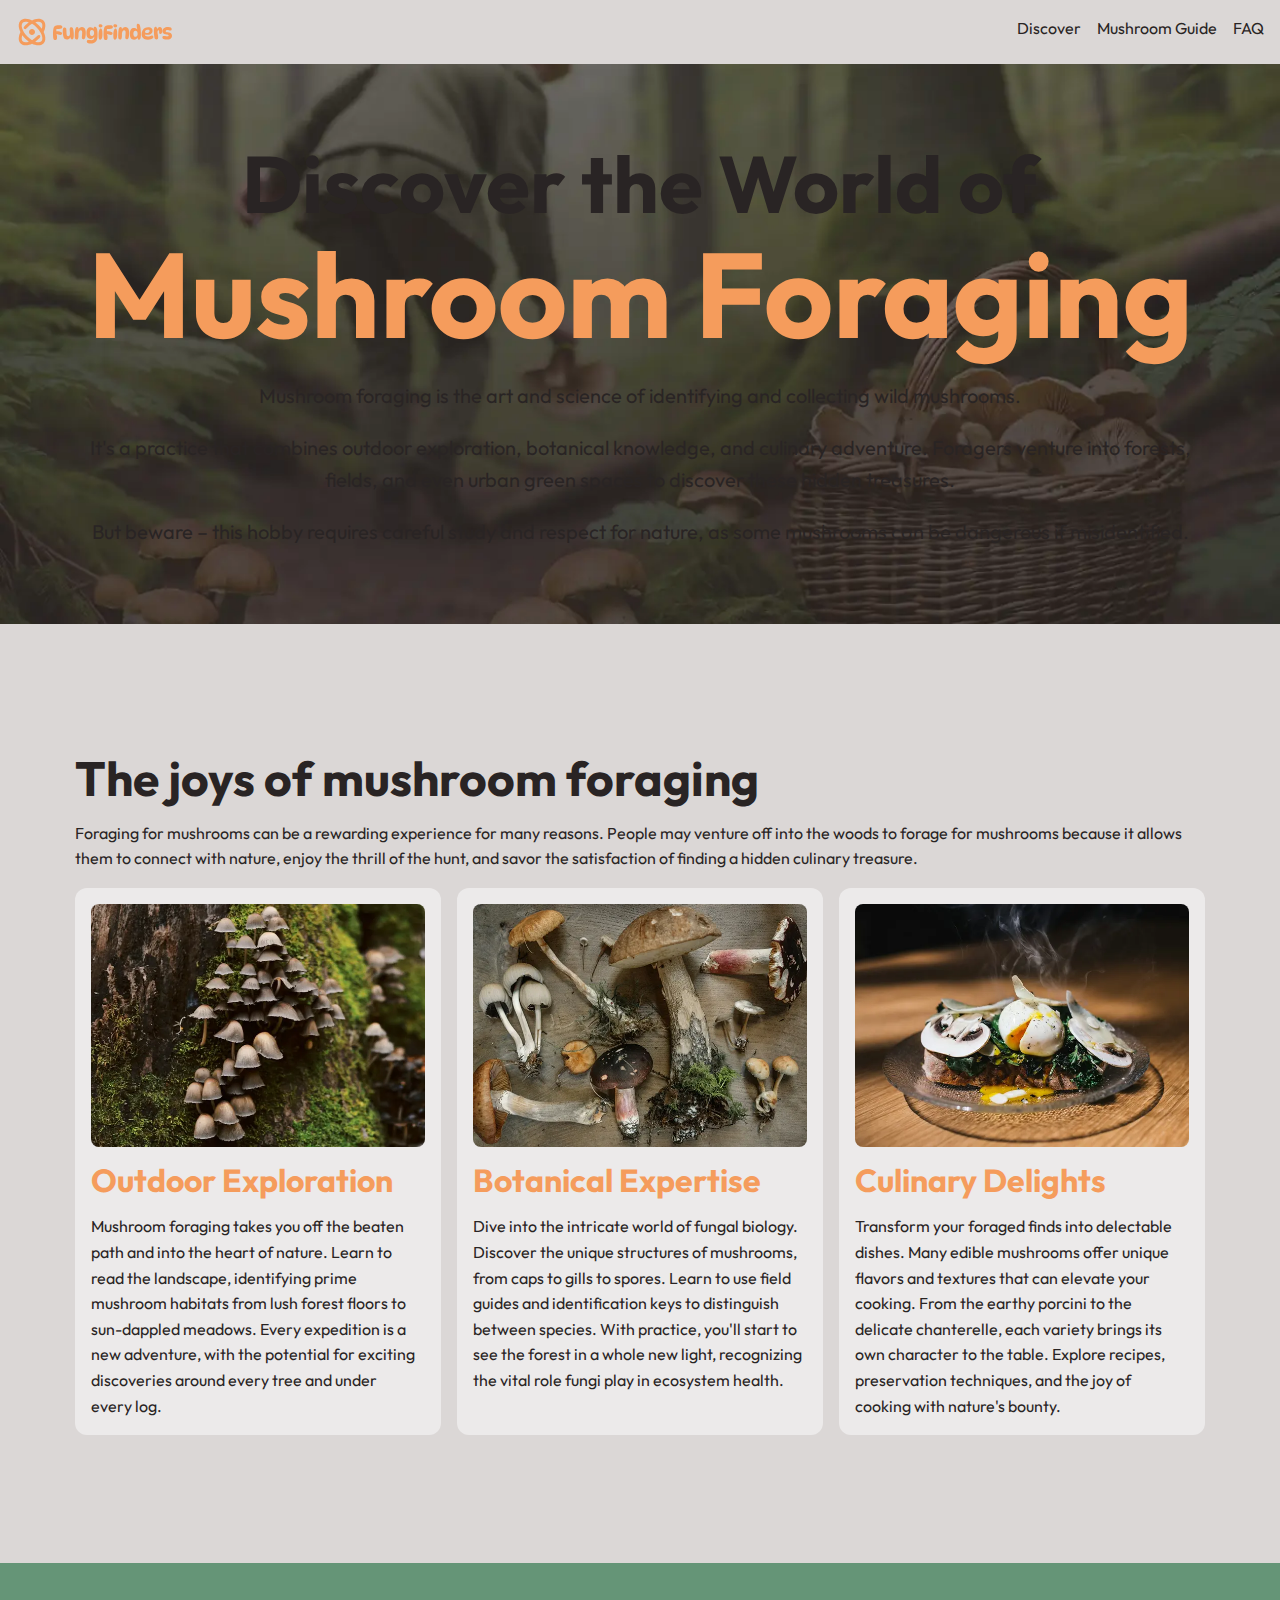
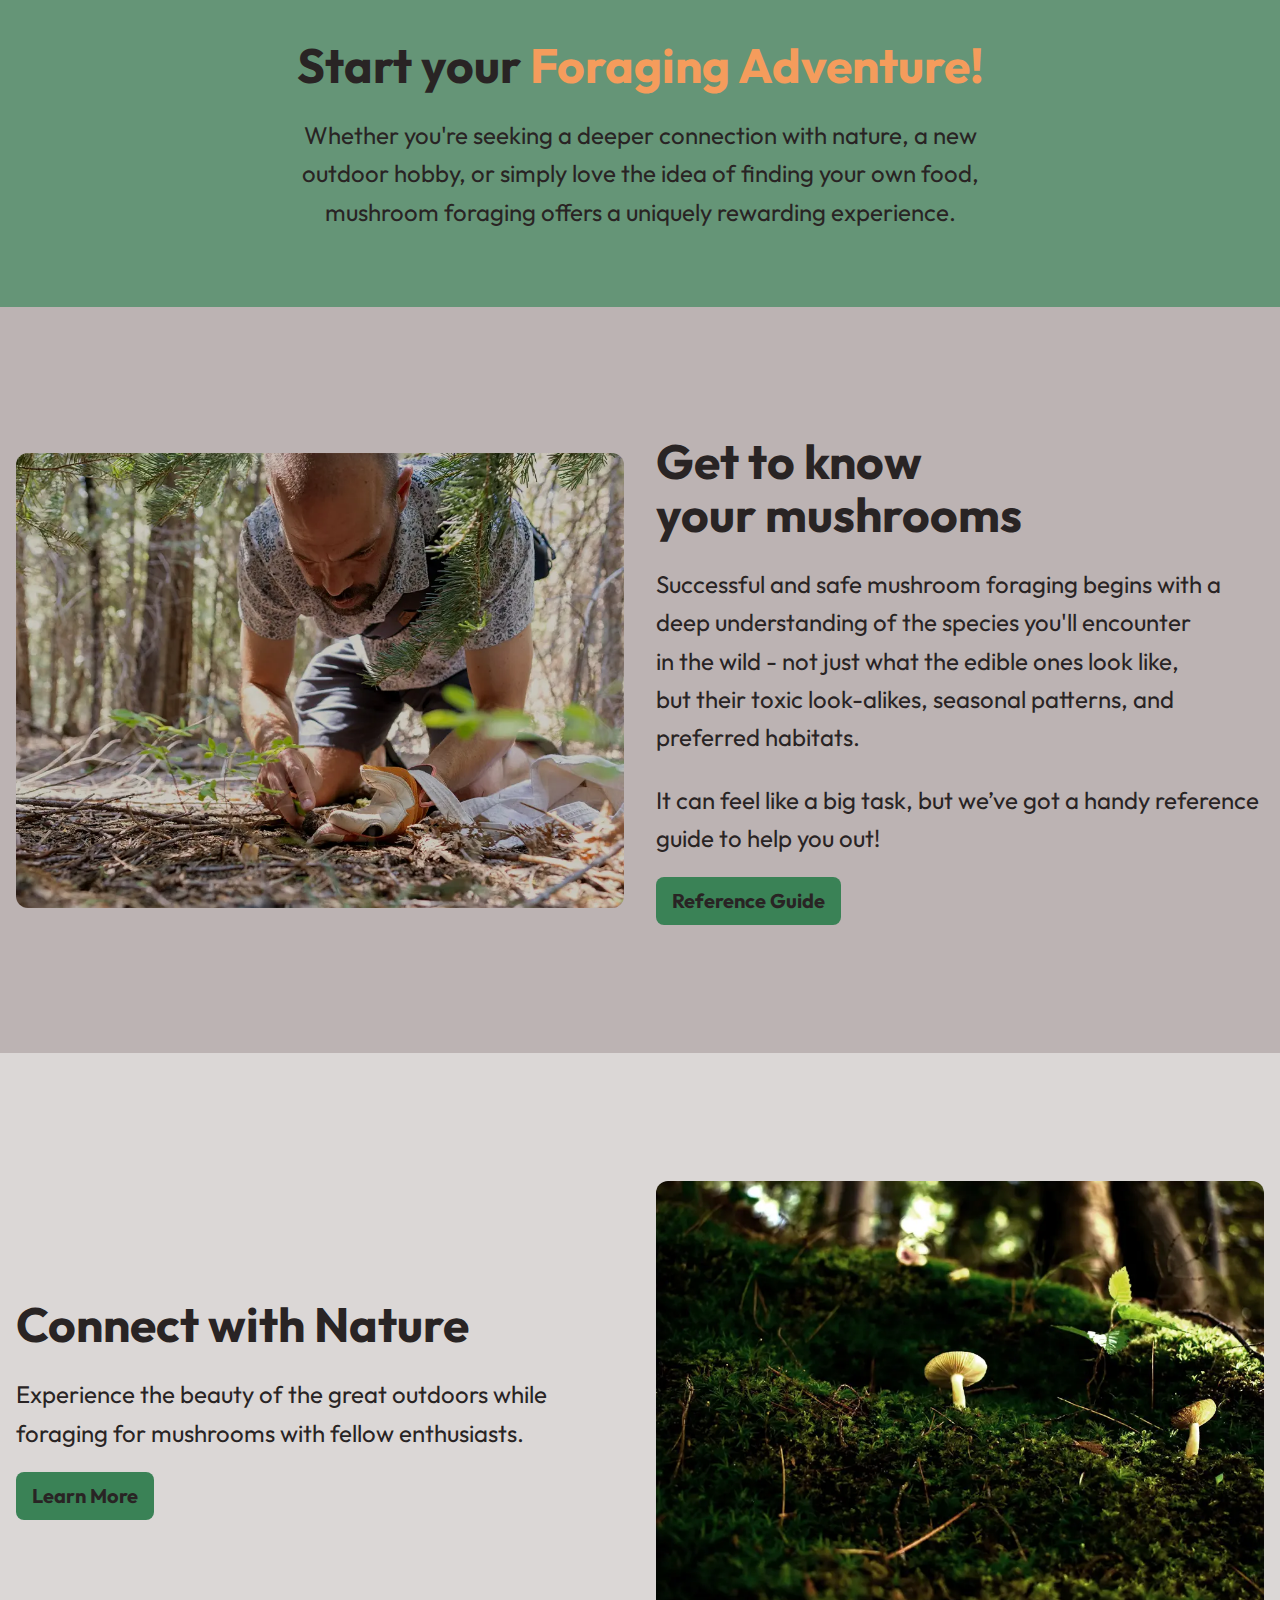
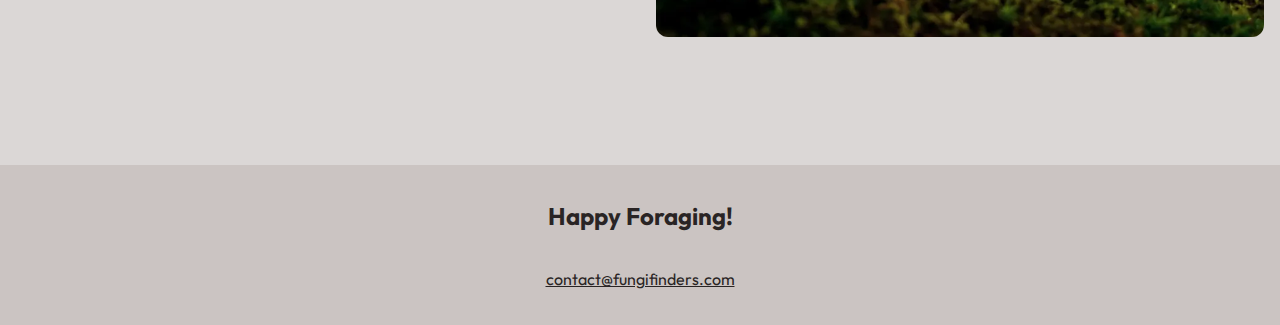
<file: public/views/index.html>
<!DOCTYPE html>
<html lang="en">
  <head>
    <meta charset="UTF-8" />
    <meta name="viewport" content="width=device-width, initial-scale=1.0" />
    <link rel="stylesheet" href="/src/css/style.css" />
    <link rel="preconnect" href="https://fonts.googleapis.com" />
    <link rel="preconnect" href="https://fonts.gstatic.com" crossorigin />
    <link
      href="https://fonts.googleapis.com/css2?family=Fira+Sans:wght@400;700&family=Outfit:wght@100..900&display=swap"
      rel="stylesheet"
    />
    <title>Fungi Finders</title>
    <script src="/src/js/main.js" defer></script>
    <script src="/src/js/mushroom-filter.js" defer></script>
  </head>
  <body>
    <a href="#main" class="skip-to-main">Skip to main content</a>
    <header class="site-header">
      <div class="wrapper" data-width="wide">
        <div class="site-header__inner">
          <img src="/src/assets/fungi-finders.svg" alt="Fungi-Finders" />
          <button aria-controls="primary-nav" aria-expanded="false">
            <span class="visually-hidden">Menu</span>
            <img src="/src/assets/hamburger.svg" alt="menu" />
          </button>
          <nav id="primary-nav" class="primary-navigation">
            <ul role="list">
              <li><a href="/public/views//index.html">Discover</a></li>
              <li>
                <a href="/public/views/mushroom-guide.html">Mushroom Guide</a>
              </li>
              <li><a href="/public/views/mushroom-guide.html#faq">FAQ</a></li>
            </ul>
          </nav>
        </div>
      </div>
    </header>
    <main id="main">
      <section class="hero flow section" data-padding="compact">
        <div class="wrapper">
          <h1 class="hero__title">
            Discover the World of <span>Mushroom Foraging</span>
          </h1>
        </div>
        <div class="wrapper" dat a-width="narrow">
          <div class="flow">
            <p>
              Mushroom foraging is the art and science of identifying and
              collecting wild mushrooms.
            </p>
            <p>
              It's a practice that combines outdoor exploration, botanical
              knowledge, and culinary adventure. Foragers venture into forests,
              fields, and even urban green spaces to discover these hidden
              treasures.
            </p>
            <p>
              But beware – this hobby requires careful study and respect for
              nature, as some mushrooms can be dangerous if misidentified.
            </p>
          </div>
        </div>
      </section>
      <section class="section">
        <div class="wrapper flow">
          <h2 class="section-title">The joys of mushroom foraging</h2>
          <p>
            Foraging for mushrooms can be a rewarding experience for many
            reasons. People may venture off into the woods to forage for
            mushrooms because it allows them to connect with nature, enjoy the
            thrill of the hunt, and savor the satisfaction of finding a hidden
            culinary treasure.
          </p>

          <div class="equal-columns">
            <div class="card">
              <img
                src="/src/assets/outdoor-exploration.webp"
                alt="Tightly grouped brown mushrooms growing up a mossy tree trunk"
              />
              <h3 class="card__title">Outdoor Exploration</h3>
              <p>
                Mushroom foraging takes you off the beaten path and into the
                heart of nature. Learn to read the landscape, identifying prime
                mushroom habitats from lush forest floors to sun-dappled
                meadows. Every expedition is a new adventure, with the potential
                for exciting discoveries around every tree and under every log.
              </p>
            </div>

            <div class="card">
              <img
                src="/src/assets/botanical-expertise.webp"
                alt="Wild mushrooms on table"
              />
              <h3 class="card__title">Botanical Expertise</h3>
              <p>
                Dive into the intricate world of fungal biology. Discover the
                unique structures of mushrooms, from caps to gills to spores.
                Learn to use field guides and identification keys to distinguish
                between species. With practice, you'll start to see the forest
                in a whole new light, recognizing the vital role fungi play in
                ecosystem health.
              </p>
            </div>
            <div class="card">
              <img
                src="/src/assets/culinary-delight.webp"
                alt="A plate of food mushrooms on top "
              />
              <h3 class="card__title">Culinary Delights</h3>
              <p>
                Transform your foraged finds into delectable dishes. Many edible
                mushrooms offer unique flavors and textures that can elevate
                your cooking. From the earthy porcini to the delicate
                chanterelle, each variety brings its own character to the table.
                Explore recipes, preservation techniques, and the joy of cooking
                with nature's bounty.
              </p>
            </div>
          </div>
        </div>
      </section>

      <section class="background-accent section" data-padding="compact">
        <div class="wrapper" data-width="narrow">
          <div class="flow font-size-lg text-high-contrast text-center">
            <h2 class="section-title">
              Start your <span class="text-brand">Foraging Adventure!</span>
            </h2>
            <p>
              Whether you're seeking a deeper connection with nature, a new
              outdoor hobby, or simply love the idea of finding your own food,
              mushroom foraging offers a uniquely rewarding experience.
            </p>
          </div>
        </div>
      </section>
      <section class="background-extra-dark section">
        <div class="wrapper" data-width="wide">
          <div class="equal-columns" data-gap="large" data-alignment="centered">
            <div>
              <img
                src="/src/assets/get-to-know.webp"
                alt="A man on his hands and knees harvesting a wild mushroom in the forest "
              />
            </div>
            <div class="flow font-size-lg">
              <h2 class="section-title">Get to know your mushrooms</h2>
              <p>
                Successful and safe mushroom foraging begins with a deep
                understanding of the species you'll encounter in the wild - not
                just what the edible ones look like, but their toxic
                look-alikes, seasonal patterns, and preferred habitats.
              </p>
              <p>
                It can feel like a big task, but we’ve got a handy reference
                guide to help you out!
              </p>
              <a href="" class="button"
                >Reference Guide
                <span class="visually-hidden">
                  about wild mushrooms using our handy.</span
                >
              </a>
            </div>
          </div>
        </div>
      </section>

      <section class="section">
        <div class="wrapper" data-width="wide">
          <div class="equal-columns" data-gap="large" data-alignment="centered">
            <div class="flow font-size-lg">
              <h2 class="section-title">Connect with Nature</h2>
              <p>
                Experience the beauty of the great outdoors while foraging for
                mushrooms with fellow enthusiasts.
              </p>
              <a href="" class="button"
                >Learn More
                <span class="visually-hidden">
                  about the different type of mushrooms using our handy mushroom
                  guide.</span
                >
              </a>
            </div>
            <div>
              <img
                src="/src/assets/nature.webp"
                alt="A small white mushroom growing on a mossy forest floor"
              />
            </div>
          </div>
        </div>
      </section>
    </main>
    <footer class="site-footer">
      <p class="site-footer__title">Happy Foraging!</p>
      <a href="mailto:contact@fungifinders.com" class=""
        >contact@fungifinders.com</a
      >
    </footer>
  </body>
</html>
</file>
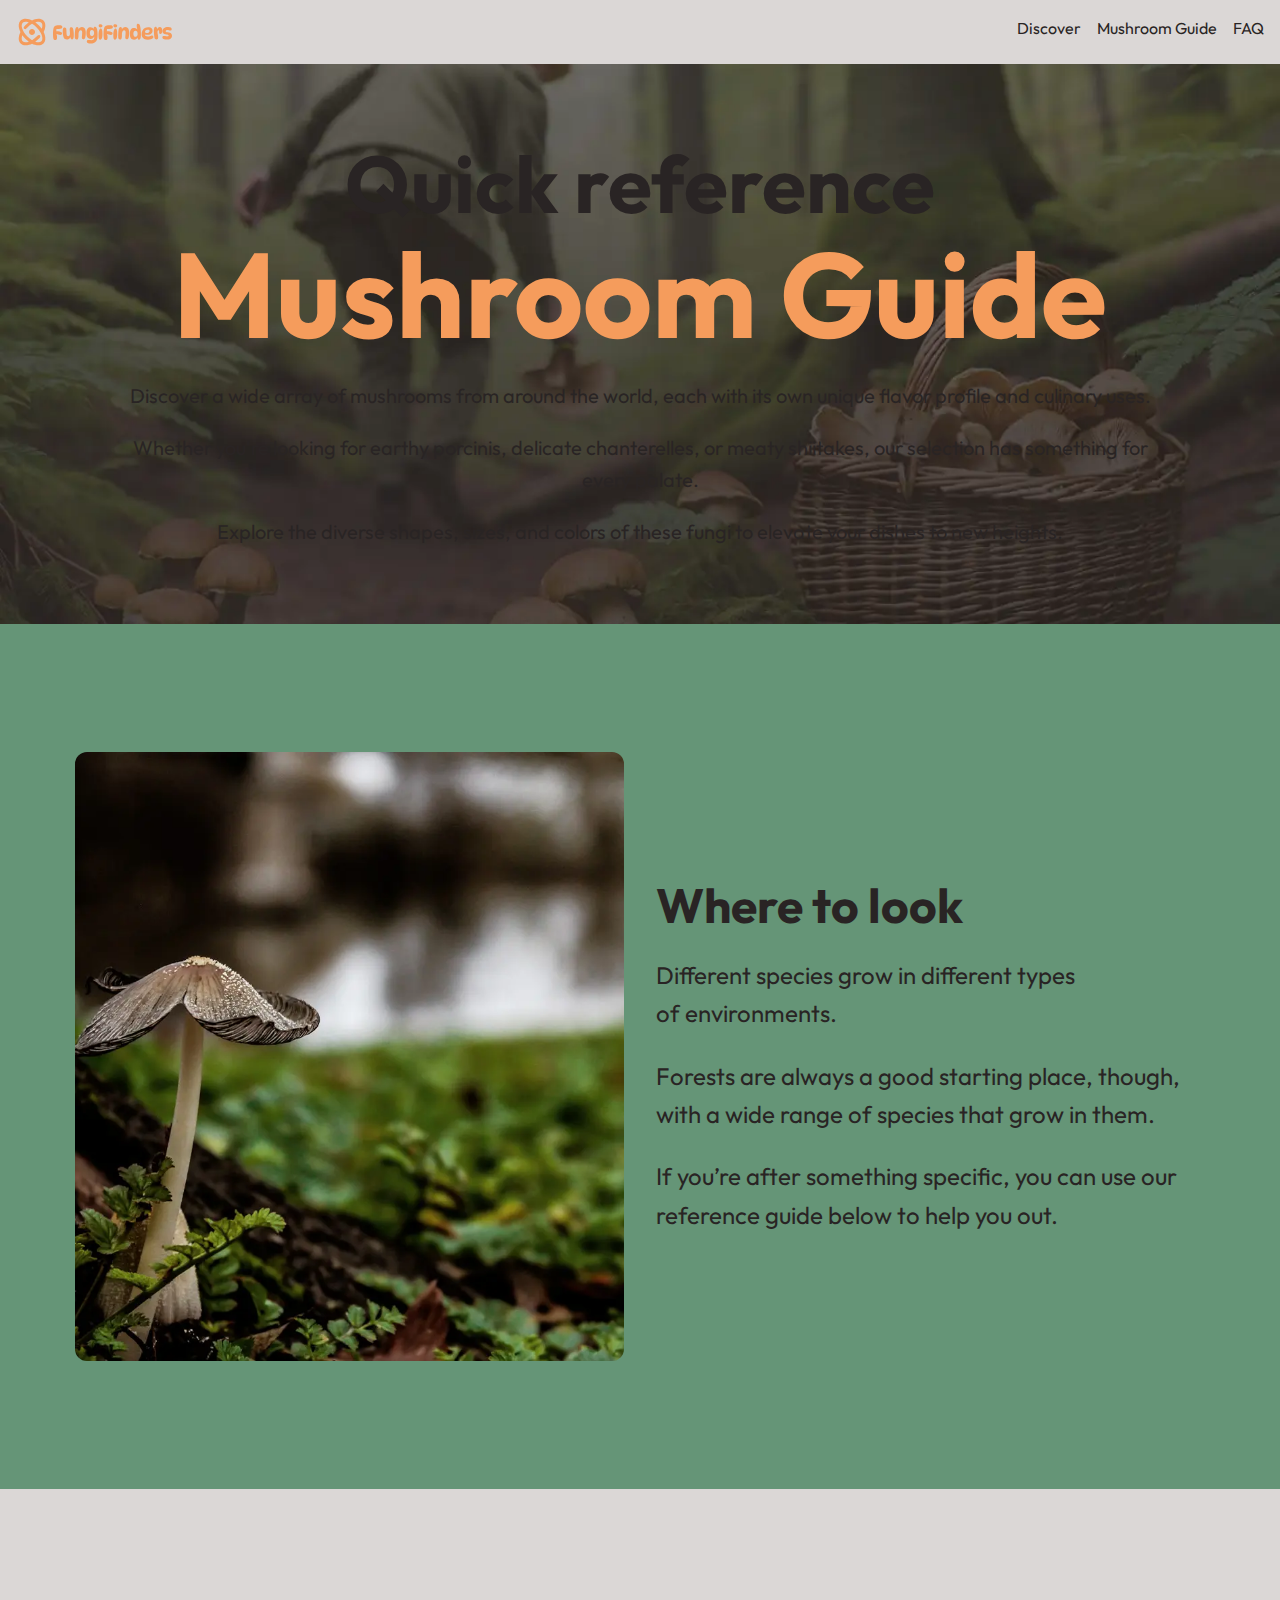
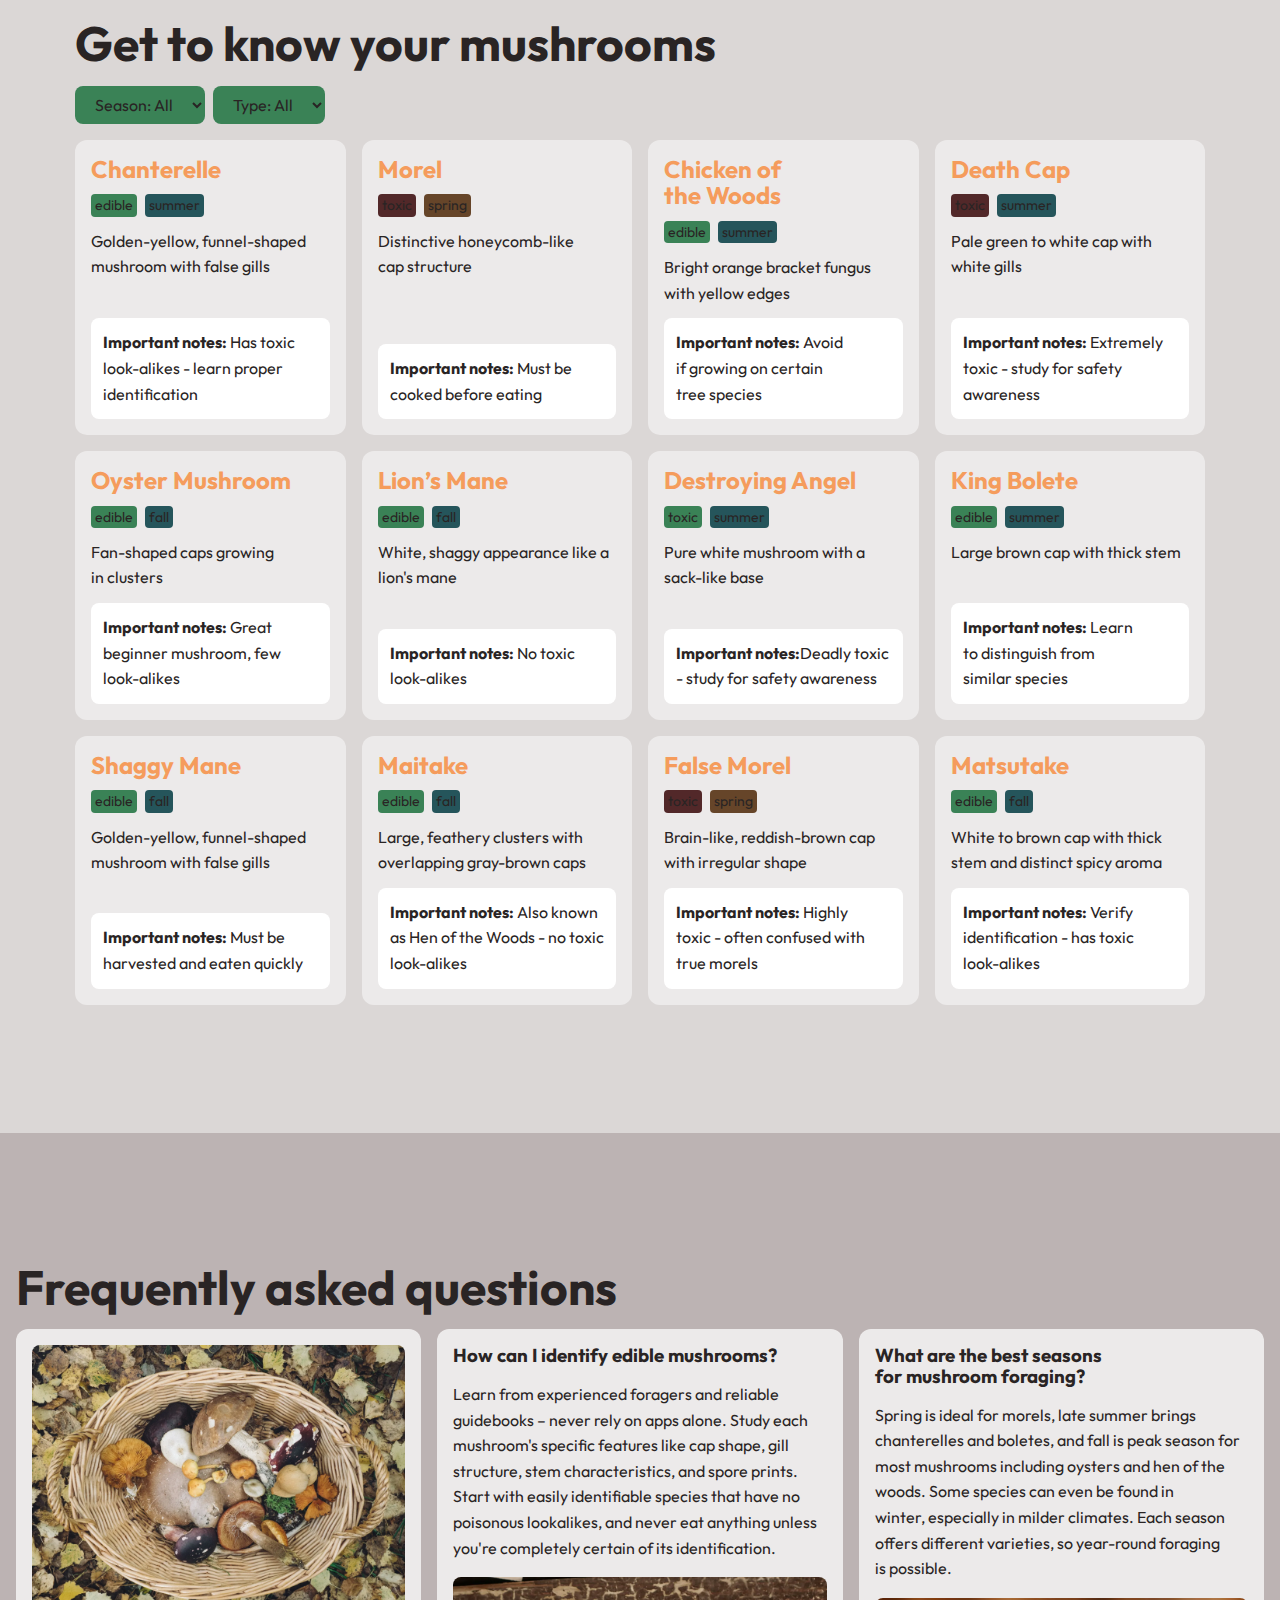
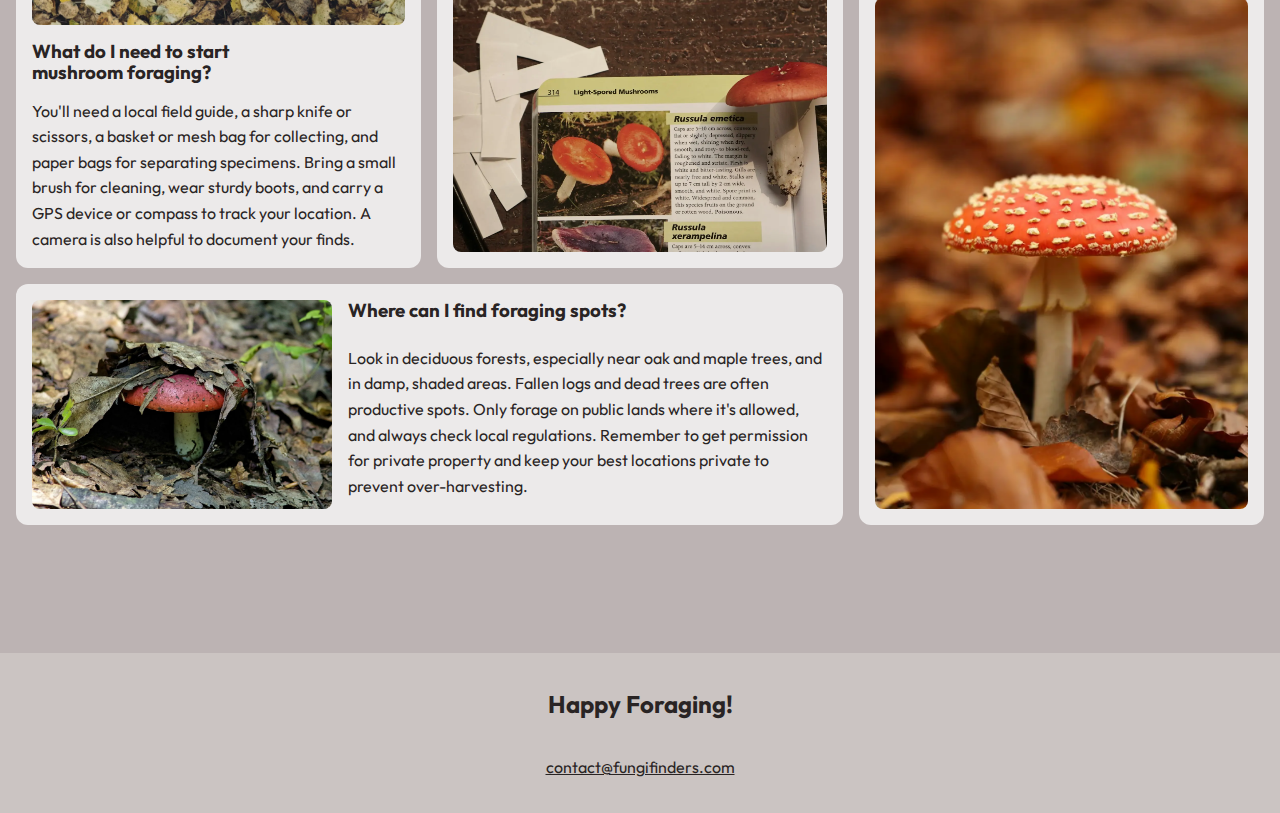
<file: public/views/mushroom-guide.html>
<!DOCTYPE html>
<html lang="en">
  <head>
    <meta charset="UTF-8" />
    <meta name="viewport" content="width=device-width, initial-scale=1.0" />
    <link rel="stylesheet" href="/src/css/style.css" />
    <link rel="preconnect" href="https://fonts.googleapis.com" />
    <link rel="preconnect" href="https://fonts.gstatic.com" crossorigin />
    <link
      href="https://fonts.googleapis.com/css2?family=Fira+Sans:wght@400;700&family=Outfit:wght@100..900&display=swap"
      rel="stylesheet"
    />
    <title>Fungi Finders</title>
    <script src="/src/js/main.js" defer></script>
    <script src="/src/js/mushroom-filter.js" defer></script>
  </head>
  <body>
    <a href="#main" class="skip-to-main">Skip to main content</a>
    <header class="site-header">
      <div class="wrapper" data-width="wide">
        <div class="site-header__inner">
          <img src="/src/assets/fungi-finders.svg" alt="Fungi-Finders" />
          <button aria-controls="primary-nav" aria-expanded="false">
            <span class="visually-hidden">Menu</span>
            <img src="/src/assets/hamburger.svg" alt="menu" />
          </button>
          <nav id="primary-nav" class="primary-navigation">
            <ul role="list">
              <li><a href="/public/views//index.html">Discover</a></li>
              <li>
                <a href="/public/views/mushroom-guide.html">Mushroom Guide</a>
              </li>
              <li><a href="/public/views/mushroom-guide.html#faq">FAQ</a></li>
            </ul>
          </nav>
        </div>
      </div>
    </header>
    <main id="main">
      <section class="hero flow section" data-padding="compact">
        <div class="wrapper">
          <h1 class="hero__title">
            Quick reference <span>Mushroom Guide</span>
          </h1>
        </div>
        <div class="wrapper" dat a-width="narrow">
          <div class="flow">
            <p>
              Discover a wide array of mushrooms from around the world, each
              with its own unique flavor profile and culinary uses.
            </p>
            <p>
              Whether you're looking for earthy porcinis, delicate chanterelles,
              or meaty shiitakes, our selection has something for every palate.
            </p>
            <p>
              Explore the diverse shapes, sizes, and colors of these fungi to
              elevate your dishes to new heights.
            </p>
          </div>
        </div>
      </section>
      <!-- where to look -->
      <section class="background-accent section">
        <div class="wrapper">
          <div class="equal-columns" data-alignment="centered" data-gap="large">
            <div>
              <img
                src="/src/assets/where-to-look.webp"
                alt="white mushroom in the forest"
              />
            </div>
            <div class="flow font-size-lg">
              <h2 class="section-title">Where to look</h2>
              <p>Different species grow in different types of environments.</p>
              <p>
                Forests are always a good starting place, though, with a wide
                range of species that grow in them.
              </p>
              <p>
                If you’re after something specific, you can use our reference
                guide below to help you out.
              </p>
            </div>
          </div>
        </div>
      </section>

      <!-- guide -->
      <section class="mushroom-guide section">
        <div class="wrapper">
          <div class="flow">
            <h2 class="section-title">Get to know your mushrooms</h2>
            <div class="flex-group">
              <select name="season" id="season">
                <option value="all">Season: All</option>
                <option value="spring">Spring</option>
                <option value="summer">Summer</option>
                <option value="fall">Fall</option>
              </select>
              <select name="edible" id="edible">
                <option value="all">Type: All</option>
                <option value="edible">Edible</option>
                <option value="toxic">Toxic</option>
              </select>
            </div>

            <!-- grid of mushrooms -->
            <div class="grid-auto-fit">
              <div class="card">
                <h3 class="card__title">Chanterelle</h3>
                <ul
                  class="tag-list"
                  role="list"
                  aria-label="Mushroom characteristics"
                >
                  <li data-edible="edible">
                    <span class="visually-hidden">This mushroom is</span>
                    edible
                  </li>
                  <li data-season="summer">
                    <span class="visually-hidden"
                      >You can harvest this mushroom in the</span
                    >
                    summer
                  </li>
                </ul>

                <p>Golden-yellow, funnel-shaped mushroom with false gills</p>
                <p class="card__note">
                  <strong>Important notes:</strong> Has toxic look-alikes -
                  learn proper identification
                </p>
              </div>
              <div class="card">
                <h3 class="card__title">Morel</h3>
                <ul
                  class="tag-list"
                  role="list"
                  aria-label="Mushroom characteristics"
                >
                  <li data-edible="toxic">
                    <span class="visually-hidden">This mushroom is</span>
                    toxic
                  </li>
                  <li data-season="spring">
                    <span class="visually-hidden"
                      >You can harvest this mushroom in the</span
                    >
                    spring
                  </li>
                </ul>

                <p>Distinctive honeycomb-like cap structure</p>
                <p class="card__note">
                  <strong>Important notes:</strong> Must be cooked before eating
                </p>
              </div>

              <div class="card">
                <h3 class="card__title">Chicken of the Woods</h3>
                <ul
                  class="tag-list"
                  role="list"
                  aria-label="Mushroom characteristics"
                >
                  <li data-edible="edible">
                    <span class="visually-hidden">This mushroom is</span>
                    edible
                  </li>
                  <li data-season="summer">
                    <span class="visually-hidden"
                      >You can harvest this mushroom in the</span
                    >
                    summer
                  </li>
                </ul>

                <p>Bright orange bracket fungus with yellow edges</p>
                <p class="card__note">
                  <strong>Important notes:</strong> Avoid if growing on certain
                  tree species
                </p>
              </div>

              <div class="card">
                <h3 class="card__title">Death Cap</h3>
                <ul
                  class="tag-list"
                  role="list"
                  aria-label="Mushroom characteristics"
                >
                  <li data-edible="toxic">
                    <span class="visually-hidden">This mushroom is</span>
                    toxic
                  </li>
                  <li data-season="summer">
                    <span class="visually-hidden"
                      >You can harvest this mushroom in the</span
                    >
                    summer
                  </li>
                </ul>

                <p>Pale green to white cap with white gills</p>
                <p class="card__note">
                  <strong>Important notes:</strong> Extremely toxic - study for
                  safety awareness
                </p>
              </div>
              <div class="card">
                <h3 class="card__title">Oyster Mushroom</h3>
                <ul
                  class="tag-list"
                  role="list"
                  aria-label="Mushroom characteristics"
                >
                  <li data-edible="edible">
                    <span class="visually-hidden">This mushroom is</span>
                    edible
                  </li>
                  <li data-season="fall">
                    <span class="visually-hidden"
                      >You can harvest this mushroom in the</span
                    >
                    fall
                  </li>
                </ul>

                <p>Fan-shaped caps growing in clusters</p>
                <p class="card__note">
                  <strong>Important notes:</strong> Great beginner mushroom, few
                  look-alikes
                </p>
              </div>
              <div class="card">
                <h3 class="card__title">Lion’s Mane</h3>
                <ul
                  class="tag-list"
                  role="list"
                  aria-label="Mushroom characteristics"
                >
                  <li data-edible="edible">
                    <span class="visually-hidden">This mushroom is</span>
                    edible
                  </li>
                  <li data-season="fall">
                    <span class="visually-hidden"
                      >You can harvest this mushroom in the</span
                    >
                    fall
                  </li>
                </ul>

                <p>White, shaggy appearance like a lion's mane</p>
                <p class="card__note">
                  <strong>Important notes:</strong> No toxic look-alikes
                </p>
              </div>
              <div class="card">
                <h3 class="card__title">Destroying Angel</h3>
                <ul
                  class="tag-list"
                  role="list"
                  aria-label="Mushroom characteristics"
                >
                  <li data-edible="edible">
                    <span class="visually-hidden">This mushroom is</span>
                    toxic
                  </li>
                  <li data-season="summer">
                    <span class="visually-hidden"
                      >You can harvest this mushroom in the</span
                    >
                    summer
                  </li>
                </ul>

                <p>Pure white mushroom with a sack-like base</p>
                <p class="card__note">
                  <strong>Important notes:</strong>Deadly toxic - study for
                  safety awareness
                </p>
              </div>
              <div class="card">
                <h3 class="card__title">King Bolete</h3>
                <ul
                  class="tag-list"
                  role="list"
                  aria-label="Mushroom characteristics"
                >
                  <li data-edible="edible">
                    <span class="visually-hidden">This mushroom is</span>
                    edible
                  </li>
                  <li data-season="summer">
                    <span class="visually-hidden"
                      >You can harvest this mushroom in the</span
                    >
                    summer
                  </li>
                </ul>

                <p>Large brown cap with thick stem</p>
                <p class="card__note">
                  <strong>Important notes:</strong> Learn to distinguish from
                  similar species
                </p>
              </div>
              <div class="card">
                <h3 class="card__title">Shaggy Mane</h3>
                <ul
                  class="tag-list"
                  role="list"
                  aria-label="Mushroom characteristics"
                >
                  <li data-edible="edible">
                    <span class="visually-hidden">This mushroom is</span>
                    edible
                  </li>
                  <li data-season="fall">
                    <span class="visually-hidden"
                      >You can harvest this mushroom in the</span
                    >
                    fall
                  </li>
                </ul>

                <p>Golden-yellow, funnel-shaped mushroom with false gills</p>
                <p class="card__note">
                  <strong>Important notes:</strong> Must be harvested and eaten
                  quickly
                </p>
              </div>
              <div class="card">
                <h3 class="card__title">Maitake</h3>
                <ul
                  class="tag-list"
                  role="list"
                  aria-label="Mushroom characteristics"
                >
                  <li data-edible="edible">
                    <span class="visually-hidden">This mushroom is</span>
                    edible
                  </li>
                  <li data-season="fall">
                    <span class="visually-hidden"
                      >You can harvest this mushroom in the</span
                    >
                    fall
                  </li>
                </ul>

                <p>Large, feathery clusters with overlapping gray-brown caps</p>
                <p class="card__note">
                  <strong>Important notes:</strong> Also known as Hen of the
                  Woods - no toxic look-alikes
                </p>
              </div>
              <div class="card">
                <h3 class="card__title">False Morel</h3>
                <ul
                  class="tag-list"
                  role="list"
                  aria-label="Mushroom characteristics"
                >
                  <li data-edible="toxic">
                    <span class="visually-hidden">This mushroom is</span>
                    toxic
                  </li>
                  <li data-season="spring">
                    <span class="visually-hidden"
                      >You can harvest this mushroom in the</span
                    >
                    spring
                  </li>
                </ul>

                <p>Brain-like, reddish-brown cap with irregular shape</p>
                <p class="card__note">
                  <strong>Important notes:</strong> Highly toxic - often
                  confused with true morels
                </p>
              </div>
              <div class="card">
                <h3 class="card__title">Matsutake</h3>
                <ul
                  class="tag-list"
                  role="list"
                  aria-label="Mushroom characteristics"
                >
                  <li data-edible="edible">
                    <span class="visually-hidden">This mushroom is</span>
                    edible
                  </li>
                  <li data-season="fall">
                    <span class="visually-hidden"
                      >You can harvest this mushroom in the</span
                    >
                    fall
                  </li>
                </ul>

                <p>
                  White to brown cap with thick stem and distinct spicy aroma
                </p>
                <p class="card__note">
                  <strong>Important notes:</strong> Verify identification - has
                  toxic look-alikes
                </p>
              </div>
              <div class="no-matches" hidden>No matches for these filter</div>
            </div>
          </div>
        </div>
      </section>

      <section id="faq" class="background-extra-dark section">
        <div class="wrapper flow" data-width="wide">
          <h2 class="section-title">Frequently asked questions</h2>
          <div class="faq-bento">
            <div class="card">
              <img
                src="/src/assets/start-foraging.webp"
                alt=" a basket full of wild mushroom"
              />
              <h3 class="card__titile">
                What do I need to start mushroom foraging?
              </h3>
              <p>
                You'll need a local field guide, a sharp knife or scissors, a
                basket or mesh bag for collecting, and paper bags for separating
                specimens. Bring a small brush for cleaning, wear sturdy boots,
                and carry a GPS device or compass to track your location. A
                camera is also helpful to document your finds.
              </p>
            </div>

            <div class="card">
              <img
                src="/src/assets/identify-mushrooms.webp"
                alt="identify mushroom"
              />
              <h3 class="card__titile">How can I identify edible mushrooms?</h3>
              <p>
                Learn from experienced foragers and reliable guidebooks – never
                rely on apps alone. Study each mushroom's specific features like
                cap shape, gill structure, stem characteristics, and spore
                prints. Start with easily identifiable species that have no
                poisonous lookalikes, and never eat anything unless you're
                completely certain of its identification.
              </p>
            </div>

            <div class="card">
              <img
                src="/src/assets/where-to-find.webp"
                alt="a mushroom with a red cap, poking out form of leaves"
              />
              <h3 class="card__titile">Where can I find foraging spots?</h3>
              <p>
                Look in deciduous forests, especially near oak and maple trees,
                and in damp, shaded areas. Fallen logs and dead trees are often
                productive spots. Only forage on public lands where it's
                allowed, and always check local regulations. Remember to get
                permission for private property and keep your best locations
                private to prevent over-harvesting.
              </p>
            </div>

            <div class="card">
              <img
                src="/src/assets/best-seasons.webp"
                alt=" a red capped mushroom with white dots on it , growing out of a leafy floor"
              />
              <h3 class="card__titile">
                What are the best seasons for mushroom foraging?
              </h3>
              <p>
                Spring is ideal for morels, late summer brings chanterelles and
                boletes, and fall is peak season for most mushrooms including
                oysters and hen of the woods. Some species can even be found in
                winter, especially in milder climates. Each season offers
                different varieties, so year-round foraging is possible.
              </p>
            </div>
          </div>
        </div>
      </section>
    </main>
    <footer class="site-footer">
      <p class="site-footer__title">Happy Foraging!</p>
      <a href="mailto:contact@fungifinders.com" class=""
        >contact@fungifinders.com</a
      >
    </footer>
  </body>
</html>
</file>
<file: src/css/style.css>
@view-transition {
  navigation: auto;
}

@layer reset {
  *,
  *::before,
  *::after {
    box-sizing: border-box;
  }

  /* https://kilianvalkhof.com/2022/css-html/your-css-reset-needs-text-size-adjust-probably/ */
  html {
    -moz-text-size-adjust: none;
    -webkit-text-size-adjust: none;
    text-size-adjust: none;
  }

  body,
  h1,
  h2,
  h3,
  h4,
  p,
  figure,
  blockquote,
  dl,
  dd {
    margin: 0;
  }

  /* https://www.scottohara.me/blog/2019/01/12/lists-and-safari.html */
  [role="list"] {
    list-style: none;
    margin: 0;
    padding: 0;
  }

  body {
    min-block-size: 100vh;
    line-height: 1.6;
  }

  h1,
  h2,
  h3,
  button,
  input,
  label {
    line-height: 1.1;
  }

  h1,
  h2,
  h3,
  h4 {
    text-wrap: balance;
  }

  p,
  li {
    text-wrap: pretty;
  }

  img,
  picture {
    max-inline-size: 100%;
    display: block;
  }

  input,
  button,
  textarea,
  select {
    font: inherit;
  }
}

@layer base {
  :root {
    /* color here */
    --clr-white: hsl(0, 0%, 100%);
    --clr-gray-100: hsl(0, 2%, 79%);
    --clr-brand-400: hsl(25, 88%, 75%);
    --clr-brand-500: hsl(25, 88%, 66%);
    --clr-green-400: hsl(143, 19%, 49%);
    --clr-green-500: hsl(143, 38%, 37%);
    --clr-green-600: hsl(145, 29%, 19%);

    --clr-brown-100: hsl(10, 5%, 92%);
    --clr-brown-200: hsl(9, 7%, 85%);
    --clr-brown-300: hsl(9, 8%, 78%);
    --clr-brown-400: hsl(0, 6%, 72%);

    --clr-brown-500: hsl(10, 5%, 25%);
    --clr-brown-600: hsl(9, 7%, 21%);
    --clr-brown-700: hsl(9, 8%, 16%);
    --clr-brown-800: hsl(0, 6%, 15%);
    --clr-brown-900: hsl(0, 6%, 13%);

    --clr-orange-500: hsl(28, 43%, 28%);
    --clr-red-500: hsl(359, 34%, 24%);
    --clr-teal-500: hsl(186, 42%, 25%);
    --ff-heading: "Outfit", sans-serif;
    --ff-body: "Fira Sans", sans-serif;

    /* font-size here */

    --fs-300: 0.875rem;
    --fs-400: 1rem;
    --fs-500: 1.125rem;
    --fs-600: 1.25rem;
    --fs-700: 1.5rem;
    --fs-800: 2rem;
    --fs-900: 3.75rem;
    --fs-1000: 3.75rem;

    /* media query here */

    @media (width > 760px) {
      --fs-300: 0.875rem;
      --fs-400: 1rem;
      --fs-500: 1.25rem;
      --fs-600: 1.5rem;
      --fs-700: 2rem;
      --fs-800: 3rem;
      --fs-900: 5rem;
      --fs-1000: 7.5rem;
    }

    /* primitives here */
    --text-main: var(--clr-gray-100);
    --text-high-contrast: var(--clr-white);
    --text-brand: var(--clr-brand-500);
    --text-brand-light: var(--clr-brand-400);

    --background-accent-light: var(--clr-green-400);
    --background-accent-main: var(--clr-green-500);
    --background-accent-dark: var(--clr-green-600);

    --background-extra-light: var(--clr-brown-500);
    --background-light: var(--clr-brown-600);
    --background-main: var(--clr-brown-700);
    --background-dark: var(--clr-brown-800);
    --background-extra-dark: var(--clr-brown-900);

    --font-size-heading-sm: var(--fs-700);
    --font-size-heading-regular: var(--fs-800);
    --font-size-heading-lg: var(--fs-900);
    --font-size-heading-xl: var(--fs-1000);

    --font-size-sm: var(--fs-300);
    --font-size-regular: var(--fs-400);
    --font-size-md: var(--fs-500);
    --font-size-lg: var(--fs-600);

    /* border radius */
    --border-radius-1: 0.25rem;
    --border-radius-2: 0.5rem;
    --border-radius-3: 0.75rem;

    @media (prefers-color-scheme: light) {
      --text-main: var(--clr-brown-800);
      --text-high-contrast: var(--clr-900);

      --background-accent-light: var(--clr-green-600);
      --background-accent-main: var(--clr-green-500);
      --background-accent-dark: var(--clr-green-400);
      --background-extra-light: var(--clr-white);
      --background-light: var(--clr-brown-100);
      --background-main: var(--clr-brown-200);
      --background-dark: var(--clr-brown-300);
      --background-extra-dark: var(--clr-brown-400);
    }
  }

  html {
    font-family: var(--ff-heading);
    line-height: 1.6;
    /* scroll-behavior: smooth; */
    scroll-padding: 1rem;
  }

  @media (prefers-reduced-motion: no-preference) {
    html {
      scroll-behavior: smooth;
    }
  }

  body {
    font-size: var(--font-size-regular);
    color: var(--text-main);
    background-color: var(--background-main);
  }
  h1,
  h2,
  h3,
  h4 {
    font-family: var(--ff-heading);
    color: var(--text-high-contrast);
  }
  h1 {
    font-size: var(--font-size-heading-lg);
  }

  a {
    color: var(--text-high-contrast);
  }

  a:hover,
  a:focus-visible {
    color: var(--text-brand-light);
  }

  img {
    border-radius: var(--border-radius-3);
  }
}

@layer layout {
  .flex-group {
    display: flex;
    gap: 0.5rem;
    flex-wrap: wrap;
  }
  .flow > * + * {
    margin-top: var(--flow-spacer, 1em);
  }
  .grid-flow {
    display: grid;
    gap: var(--gird-flow-gap, 1rem);
  }

  .grid-auto-fit {
    --auto-fit-min-col-size: 270px;
    display: grid;
    gap: 1rem;
    grid-template-columns: repeat(
      auto-fill,
      minmax(min(var(--auto-fit-min-col-size), 100%), 1fr)
    );
  }
  .equal-columns {
    display: grid;
    gap: var(--equal-columns-gap, 1rem);
    align-items: var(--equal-columns-vertical-alignment, stretch);
    @media (width > 760px) {
      grid-auto-flow: column;
      grid-auto-columns: 1fr;
    }
    &[data-gap="large"] {
      --equal-columns-gap: 2rem;
    }

    &[data-alignment="centered"] {
      --equal-columns-vertical-alignment: center;
    }
  }
  .section {
    --padding: 3.75rem;
    padding-block: var(--padding);

    @media (width > 760px) {
      --padding: 8rem;
      &[data-padding="compact"] {
        --padding: 4.75rem;
      }
    }
  }
  .wrapper {
    --wrapper-max-width: 1130px;
    max-width: var(--wrapper-max-width);
    margin-inline: auto;
    padding-inline: 1rem;
    box-sizing: content-box;

    &[data-width="narrow"] {
      --wrapper-max-width: 720px;
    }
    &[data-width="wide"] {
      /* that nesting => wrapper data-width="wide"*/
      --wrapper-max-width: 1330px;
    }
  }
}

@layer components {
  .skip-to-main:not(:focus) {
    clip: rect(0 0 0 0);
    clip-path: inset(50%);
    height: 1px;
    overflow: hidden;
    position: absolute;
    white-space: nowrap;
    width: 1px;
    border: none;
  }
  .skip-to-main {
    text-decoration: none;
    position: absolute;
    top: 4.5rem;
    left: 1rem;
    background-color: var(--background-accent-main);
    padding: 0.5rem 1rem;
    border-radius: var(--border-radius-2);
  }
  .site-header {
    padding-block: 1rem;
    overflow-x: clip;
    position: relative;
  }
  .site-header__inner {
    display: flex;
    flex-wrap: wrap;
    gap: 1rem;
    justify-content: space-between;
  }

  [aria-controls="primary-nav"] {
    z-index: 100;
    background: transparent;
    border: 0;
    cursor: pointer;

    img {
      border-radius: 0;
    }
  }

  [aria-controls="primary-nav"] {
    display: none;
  }

  .primary-navigation {
    ul {
      list-style: none;
      margin: 0;
      padding: 0;
      display: flex;
      flex-wrap: wrap;
      gap: 0.5rem 1rem;
    }
    a {
      text-decoration: none;
    }

    @media (width < 760px) {
      display: none;
      opacity: 0;
      transition: opacity 0.5s, display 0.5s, translate 0.5s;
      transition-behavior: allow-discrete;
      translate: 100% 0;

      position: absolute;
      top: 0;
      right: 0;
      z-index: 10;
      font-size: var(--font-size-lg);
      font-weight: 700;
      font-family: var(--ff-heading);
      background-color: var(--background-accent-main);
      padding: 2rem;
      border-radius: 0 0 0 var(--border-radius-3);

      ul {
        gap: 0;
        flex-direction: column;
      }

      li {
        --delay: 0.25s;
        translate: 50%;

        transition: translate 0.5s var(--delay), opacity 0.5s var(--delay);
      }
      li:nth-child(2) {
        --delay: 0.5s;
      }
      li:nth-child(3) {
        --delay: 0.75s;
      }

      li + li {
        margin-block-start: 1.5rem;
        padding-block-start: 1.5rem;
        border-top: 2px solid var(--background-accent-light);
      }
    }
  }

  @media (width < 760px) {
    [aria-controls="primary-nav"] {
      display: block;
    }
    [aria-expanded="true"] ~ .primary-navigation {
      /* ~ if the button and primary-navigation have a contend div between so use : ~ , if not use:+   */
      display: block;
      opacity: 1;
      translate: 0 0;

      @starting-style {
        opacity: 0;
        translate: 0 -100%;
      }
      li {
        opacity: 1;
        translate: 0 0;

        @starting-style {
          opacity: 0;
          translate: 50% 0;
        }
      }
    }
  }
  .site-footer {
    text-align: center;
    background-color: var(--background-dark);
    padding-block: 2rem;
    display: grid;
    gap: 2rem;

    a {
      color: var(--text-high-contrast);
    }

    a:hover,
    a:focus-visible {
      color: var(--text-brand-light);
    }
  }
  .site-footer__title {
    font-size: var(--font-size-lg);
    font-family: var(--ff-heading);
    font-weight: 700;
  }

  .hero {
    text-align: center;
    font-size: var(--font-size-md);
    color: var(--text-high-contrast);

    background-image: url(/src/assets/hero.webp);
    background-size: cover;
    background-position: center;

    animation: fade-out forwards;
    animation-timeline: view();
    animation-range-start: exit;
  }

  .hero__title {
    font-size: var(--font-size-heading-lg);
    span {
      font-size: var(--font-size-heading-xl);
      color: var(--text-brand);
      display: block;
    }
  }
  .mushroom-guide {
    --card-title-font-size: var(--font-size-lg);
    --card-title-color: var(--text-high-contrast);
    --card-gap: 0.75rem;
  }
  .faq-bento {
    --card-title-color: var(--text-high-contrast);

    display: grid;
    gap: 1rem;
    grid-template-areas:
      "card-one"
      "card-two"
      "card-three"
      "card-four";

    .card:nth-child(1) {
      grid-area: card-one;
    }
    .card:nth-child(2) {
      grid-area: card-two;
    }
    .card:nth-child(3) {
      grid-area: card-three;
    }
    .card:nth-child(4) {
      grid-area: card-four;
    }

    .card > img {
      height: 100%;
      object-fit: cover;
    }

    @media (width > 600px) {
      grid-template-columns: 1fr 1fr;
      grid-template-areas:
        "card-one card-two"
        "card-three card-four";

      .card:nth-child(even) img {
        order: 3;
      }
    }

    @media (width > 900px) {
      grid-template-columns: 1fr 1fr 1fr;

      grid-template-areas:
        "card-one card-two card-four"
        "card-three card-three card-four";

      .card:nth-child(3) {
        display: grid;
        grid-template-columns: 300px 1fr;

        img {
          grid-column: 1;
          grid-row: 1 / 3;
        }
      }
    }
  }

  .card {
    display: flex;
    flex-direction: column;
    gap: var(--card-gap, 1rem);
    padding: 1rem;
    background-color: var(--background-light);
    border-radius: var(--border-radius-3);

    img {
      border-radius: var(--border-radius-2);
    }
  }
  .card__title {
    font-size: var(--card-title-font-size, var(--font-size-heading-sm));
    color: var(--card-title-color, var(--text-brand));
  }
  .card__note {
    margin-block-start: auto; /* this to add extra space between the div and up content to consist with other div*/
    background-color: var(--background-extra-light);
    padding: 0.75rem;
    border-radius: var(--border-radius-2);
  }

  .tag-list {
    display: flex;
    gap: 0.5rem;
    flex-wrap: wrap;

    li {
      font-family: var(--ff-heading);
      font-size: var(--font-size-sm);
      color: var(--text-high-contrast);
      padding: 0rem 0.25rem;
      background-color: var(--tag-bg, red);
      border-radius: var(--border-radius-1);
    }
    [data-edible="edible"] {
      --tag-bg: var(--background-accent-main);
    }

    [data-edible="toxic"] {
      --tag-bg: var(--clr-red-500);
    }
    [data-season="summer"] {
      --tag-bg: var(--clr-teal-500);
    }
    [data-season="spring"] {
      --tag-bg: var(--clr-orange-500);
    }

    [data-season="fall"] {
      --tag-bg: var(--clr-teal-500);
    }
  }

  .button {
    text-decoration: none;
    font-size: var(--font-size-md);
    cursor: pointer;
    display: inline-flex;
    padding: 0.5rem 1rem;
    background-color: var(--background-accent-main);
    font-family: var(--ff-heading);
    font-weight: 700;
    border-radius: var(--border-radius-2);
  }
  .button:hover,
  .button:focus-visible {
    color: var(--text-high-contrast);
    background-color: var(--background-accent-light);
  }

  select {
    padding: 0.5rem 1rem;
    background-color: var(--background-accent-main);
    border-radius: var(--border-radius-2);
    border: 0;
    color: var(--text-high-contrast);
  }
}

@layer utilities {
  [hidden] {
    display: none;
  }
  .resizing * {
    transition: none !important;
    animation: none !important;
  }
  .visually-hidden {
    clip: rect(0 0 0 0);
    clip-path: inset(50%);
    height: 1px;
    overflow: hidden;
    position: absolute;
    white-space: nowrap;
    width: 1px;
  }

  .text-center {
    text-align: center;
  }

  .text-brand {
    color: var(--text-brand);
  }
  .text-high-contrast {
    color: var(--text-high-contrast);
  }
  .section-title {
    font-size: var(--font-size-heading-regular);
  }

  .background-base {
    background-color: var(--background-base);
  }
  .background-light {
    background-color: var(--background-light);
  }
  .background-extra-light {
    background-color: var(--background-extra-light);
  }
  .background-dark {
    background-color: var(--background-dark);
  }
  .background-extra-dark {
    background-color: var(--background-extra-dark);
  }

  .background-accent {
    background-color: var(--background-accent-dark);
  }

  .font-size-sm {
    font-size: var(--font-size-sm);
  }
  .font-size-regular {
    font-size: var(--font-size-regular);
  }
  .font-size-md {
    font-size: var(--font-size-md);
  }
  .font-size-lg {
    font-size: var(--font-size-lg);
  }
}

@keyframes fade-in {
  from {
    opacity: 0;
  }
  to {
    opacity: 1;
  }
}
@keyframes fade-out {
  from {
    opacity: 1;
  }
  to {
    opacity: 0;
  }
}

/* 

 -- filter with css --

.mushroom-guide:has(#season [value="spring"]:checked)
  .card:not(:has([data-season="spring"])) {
  display: none;
}
*/
</file>
